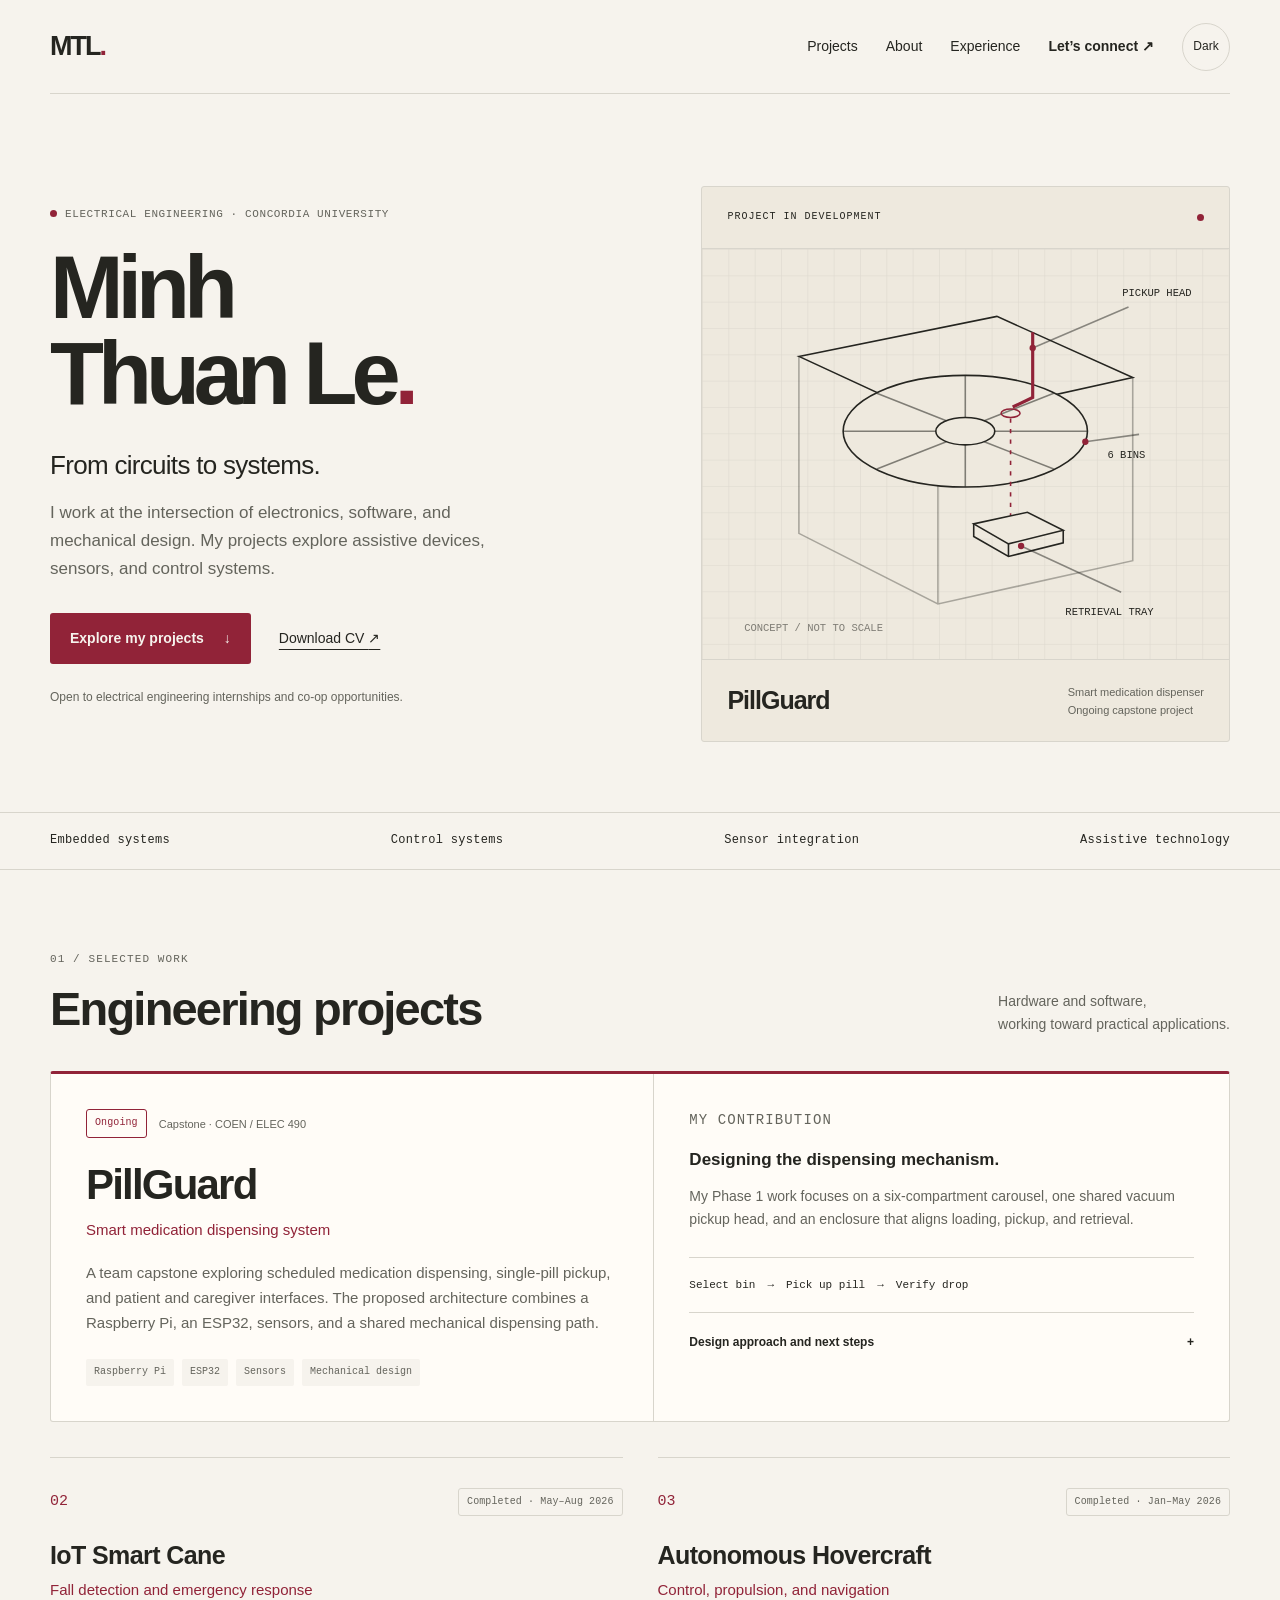
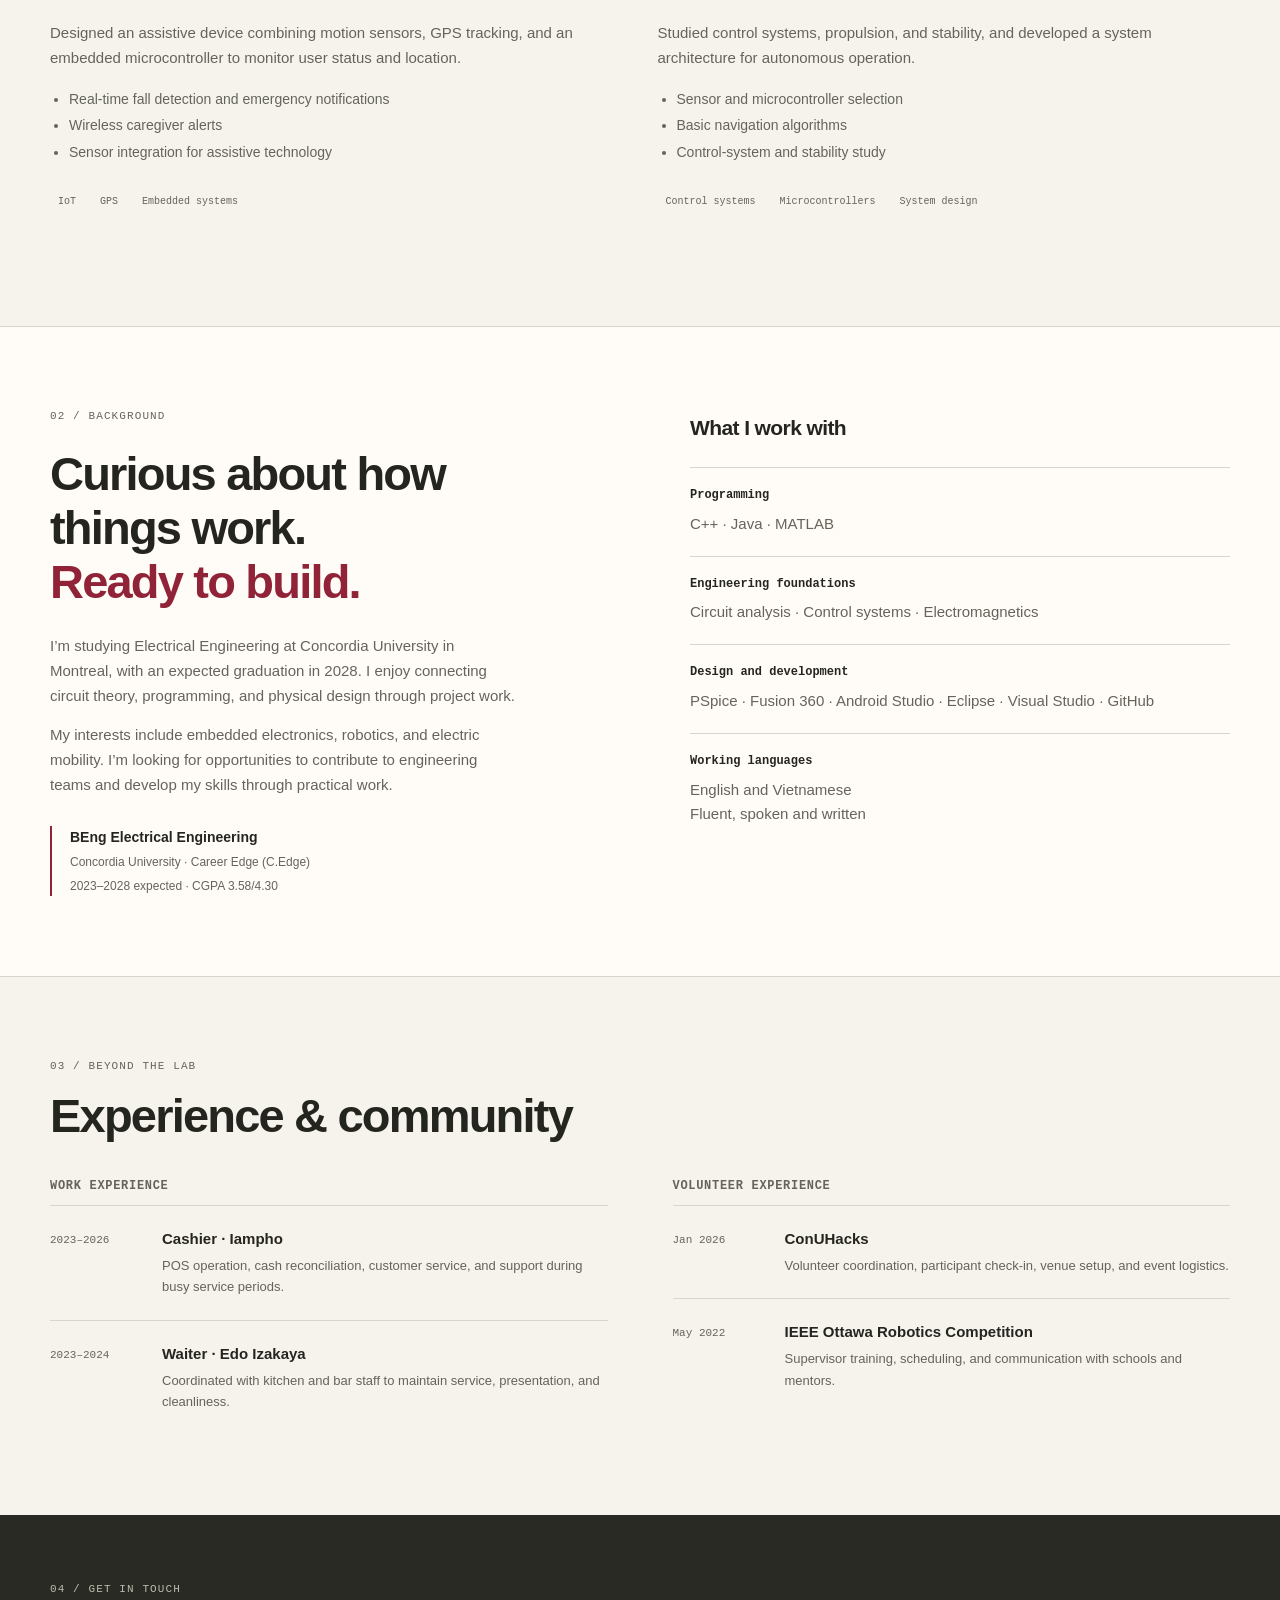
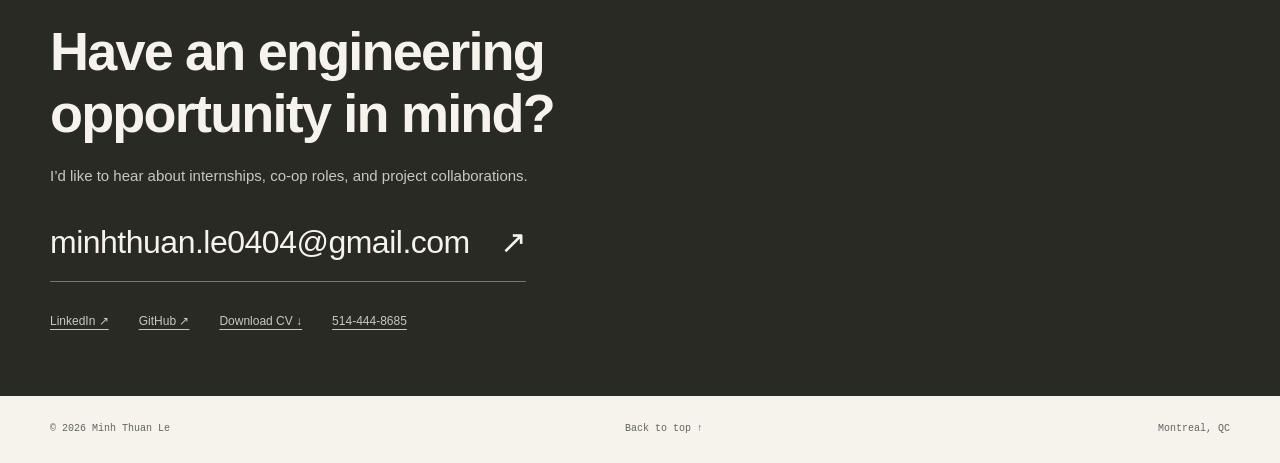
<file: index.html>
<!DOCTYPE html>
<html lang="en">
<head>
  <meta charset="UTF-8">
  <meta name="viewport" content="width=device-width, initial-scale=1">
  <meta name="description" content="Minh Thuan Le, electrical engineering student at Concordia University. Explore PillGuard, a smart cane, and autonomous hovercraft projects.">
  <meta name="theme-color" content="#f6f3ed">
  <title>Minh Thuan Le — Electrical Engineering</title>
  <link rel="stylesheet" href="style.css">
  <script defer src="script.js"></script>
</head>
<body>
<a class="skip-link" href="#main">Skip to content</a>
<header class="site-header wrap">
  <a class="logo" href="#home" aria-label="Minh Thuan Le home">MTL<span class="logo-dot">.</span></a>
  <nav aria-label="Main navigation"><a href="#projects">Projects</a><a href="#about">About</a><a href="#experience">Experience</a><a class="nav-contact" href="#contact">Let’s connect <span aria-hidden="true">↗</span></a></nav>
  <button class="theme-btn" id="themeToggle" aria-label="Switch to dark theme" aria-pressed="false">Dark</button>
</header>
<main id="main">
<section class="hero wrap" id="home">
  <div class="hero-copy">
    <p class="eyebrow"><span class="small-dot"></span> Electrical engineering · Concordia University</p>
    <h1>Minh<br>Thuan Le<span class="accent">.</span></h1>
    <p class="hero-intro">From circuits to systems.</p>
    <p class="hero-text">I work at the intersection of electronics, software, and mechanical design. My projects explore assistive devices, sensors, and control systems.</p>
    <div class="actions"><a class="btn primary" href="#projects">Explore my projects <span aria-hidden="true">↓</span></a><a class="text-link" href="assets/Minh_Thuan_Le_CV.pdf" download>Download CV <span aria-hidden="true">↗</span></a></div>
    <p class="availability">Open to electrical engineering internships and co-op opportunities.</p>
  </div>
  <div class="hero-visual" aria-label="Illustration of the PillGuard carousel dispensing concept">
    <div class="visual-top"><span>PROJECT IN DEVELOPMENT</span><span class="live-dot" aria-hidden="true"></span></div>
    <svg viewBox="0 0 500 390" role="img" aria-labelledby="diagramTitle diagramDesc">
      <title id="diagramTitle">PillGuard mechanical concept</title><desc id="diagramDesc">A six-compartment carousel and shared vacuum pickup head, with a retrieval tray below. This is a concept illustration, not a photograph of the prototype.</desc>
      <defs><pattern id="grid" width="25" height="25" patternUnits="userSpaceOnUse"><path d="M25 0H0V25" fill="none" stroke="currentColor" stroke-opacity=".09" stroke-width="1"/></pattern></defs>
      <rect width="500" height="390" fill="url(#grid)"/>
      <g fill="none" stroke="currentColor" stroke-width="1.5">
        <path d="M92 102L280 64L409 122L224 163Z"/><path d="M92 102V270L224 337L409 296V122M224 163V337" stroke-opacity=".35"/>
        <ellipse cx="250" cy="173" rx="116" ry="53" fill="var(--visual-bg)"/>
        <ellipse cx="250" cy="173" rx="28" ry="13"/>
        <path d="M250 120V160M250 186V226M134 173H222M278 173H366M166 137L232 163M268 183L334 209M166 209L232 183M268 163L334 137" stroke-opacity=".55"/>
        <path d="M314 79V141L295 150" stroke="var(--accent)" stroke-width="3"/>
        <ellipse cx="293" cy="156" rx="9" ry="4" stroke="var(--accent)"/>
        <path d="M293 161V254" stroke="var(--accent)" stroke-dasharray="4 6"/>
        <path d="M258 261L309 250L343 267L291 280Z" fill="var(--visual-bg)"/>
        <path d="M258 261V273L291 292L343 279V267M291 280V292"/>
        <path d="M364 183L415 176M314 94L405 55M303 282L398 326" stroke-opacity=".5"/>
      </g>
      <g fill="currentColor" font-family="monospace" font-size="10"><text x="399" y="45">PICKUP HEAD</text><text x="385" y="198">6 BINS</text><text x="345" y="348">RETRIEVAL TRAY</text><text x="40" y="363" opacity=".55">CONCEPT / NOT TO SCALE</text></g>
      <g fill="var(--accent)"><circle cx="314" cy="94" r="3"/><circle cx="364" cy="183" r="3"/><circle cx="303" cy="282" r="3"/></g>
    </svg>
    <div class="visual-bottom"><strong>PillGuard</strong><span>Smart medication dispenser<br>Ongoing capstone project</span></div>
  </div>
</section>
<div class="focus-strip"><div class="wrap"><span>Embedded systems</span><span>Control systems</span><span>Sensor integration</span><span>Assistive technology</span></div></div>
<section id="projects" class="section wrap">
  <div class="section-heading"><div><p class="eyebrow">01 / Selected work</p><h2>Engineering projects</h2></div><p>Hardware and software,<br>working toward practical applications.</p></div>
  <article class="featured-project">
    <div class="project-main"><p class="project-label"><span class="badge ongoing">Ongoing</span> Capstone · COEN / ELEC 490</p><h3>PillGuard</h3><p class="project-subtitle">Smart medication dispensing system</p><p>A team capstone exploring scheduled medication dispensing, single-pill pickup, and patient and caregiver interfaces. The proposed architecture combines a Raspberry Pi, an ESP32, sensors, and a shared mechanical dispensing path.</p><div class="tags"><span>Raspberry Pi</span><span>ESP32</span><span>Sensors</span><span>Mechanical design</span></div></div>
    <div class="project-notes"><p class="eyebrow">My contribution</p><h4>Designing the dispensing mechanism.</h4><p>My Phase 1 work focuses on a six-compartment carousel, one shared vacuum pickup head, and an enclosure that aligns loading, pickup, and retrieval.</p><div class="process" aria-label="Proposed dispensing sequence"><span>Select bin</span><span aria-hidden="true">→</span><span>Pick up pill</span><span aria-hidden="true">→</span><span>Verify drop</span></div><details><summary>Design approach and next steps <span aria-hidden="true">+</span></summary><p>The concept uses one pickup head for all six compartments. Planned prototype trials will check carousel alignment, single-pill pickup, transfer, and physical drop confirmation across representative pill shapes. These are design goals, rather than verified performance results.</p></details></div>
  </article>
  <div class="completed-grid">
    <article class="project"><div class="project-top"><span class="project-number">02</span><span class="badge">Completed · May–Aug 2026</span></div><h3>IoT Smart Cane</h3><p class="project-subtitle">Fall detection and emergency response</p><p>Designed an assistive device combining motion sensors, GPS tracking, and an embedded microcontroller to monitor user status and location.</p><ul><li>Real-time fall detection and emergency notifications</li><li>Wireless caregiver alerts</li><li>Sensor integration for assistive technology</li></ul><div class="tags"><span>IoT</span><span>GPS</span><span>Embedded systems</span></div></article>
    <article class="project"><div class="project-top"><span class="project-number">03</span><span class="badge">Completed · Jan–May 2026</span></div><h3>Autonomous Hovercraft</h3><p class="project-subtitle">Control, propulsion, and navigation</p><p>Studied control systems, propulsion, and stability, and developed a system architecture for autonomous operation.</p><ul><li>Sensor and microcontroller selection</li><li>Basic navigation algorithms</li><li>Control-system and stability study</li></ul><div class="tags"><span>Control systems</span><span>Microcontrollers</span><span>System design</span></div></article>
  </div>
</section>
<section id="about" class="section about-section"><div class="wrap about-grid"><div><p class="eyebrow">02 / Background</p><h2>Curious about how<br>things work.<br><span class="accent">Ready to build.</span></h2><p>I’m studying Electrical Engineering at Concordia University in Montreal, with an expected graduation in 2028. I enjoy connecting circuit theory, programming, and physical design through project work.</p><p>My interests include embedded electronics, robotics, and electric mobility. I’m looking for opportunities to contribute to engineering teams and develop my skills through practical work.</p><div class="education"><strong>BEng Electrical Engineering</strong><span>Concordia University · Career Edge (C.Edge)</span><span>2023–2028 expected · CGPA 3.58/4.30</span></div></div><div class="skills" id="skills"><h3>What I work with</h3><div><h4>Programming</h4><p>C++ · Java · MATLAB</p></div><div><h4>Engineering foundations</h4><p>Circuit analysis · Control systems · Electromagnetics</p></div><div><h4>Design and development</h4><p>PSpice · Fusion 360 · Android Studio · Eclipse · Visual Studio · GitHub</p></div><div><h4>Working languages</h4><p>English and Vietnamese<br>Fluent, spoken and written</p></div></div></div></section>
<section id="experience" class="section wrap"><div class="section-heading"><div><p class="eyebrow">03 / Beyond the lab</p><h2>Experience & community</h2></div></div><div class="experience-grid"><div><h3 class="column-heading">Work experience</h3><div class="experience-row"><span>2023–2026</span><div><h4>Cashier · Iampho</h4><p>POS operation, cash reconciliation, customer service, and support during busy service periods.</p></div></div><div class="experience-row"><span>2023–2024</span><div><h4>Waiter · Edo Izakaya</h4><p>Coordinated with kitchen and bar staff to maintain service, presentation, and cleanliness.</p></div></div></div><div><h3 class="column-heading">Volunteer experience</h3><div class="experience-row"><span>Jan 2026</span><div><h4>ConUHacks</h4><p>Volunteer coordination, participant check-in, venue setup, and event logistics.</p></div></div><div class="experience-row"><span>May 2022</span><div><h4>IEEE Ottawa Robotics Competition</h4><p>Supervisor training, scheduling, and communication with schools and mentors.</p></div></div></div></div></section>
<section id="contact" class="contact-section"><div class="wrap"><p class="eyebrow">04 / Get in touch</p><h2>Have an engineering<br>opportunity in mind?</h2><p>I’d like to hear about internships, co-op roles, and project collaborations.</p><a class="contact-email" href="mailto:minhthuan.le0404@gmail.com">minhthuan.le0404@gmail.com <span aria-hidden="true">↗</span></a><div class="contact-links"><a href="https://www.linkedin.com/in/minh-thuan-le/" target="_blank" rel="noopener noreferrer">LinkedIn ↗</a><a href="https://github.com/minhthuanle0904" target="_blank" rel="noopener noreferrer">GitHub ↗</a><a href="assets/Minh_Thuan_Le_CV.pdf" download>Download CV ↓</a><a href="tel:+15144448685">514-444-8685</a></div></div></section>
</main><footer class="wrap"><span>© 2026 Minh Thuan Le</span><a href="#home">Back to top ↑</a><span>Montreal, QC</span></footer>
</body>
</html>
</file>
<file: style.css>
:root{--bg:#f6f3ed;--surface:#fffcf7;--text:#252520;--muted:#64645c;--border:#d8d5cc;--accent:#912338;--visual-bg:#eee9de;--header:rgba(246,243,237,.94);--contact:#292a24;--contact-text:#f6f3ed;color-scheme:light}
body.dark{--bg:#171a17;--surface:#1f241f;--text:#f2efe7;--muted:#b7b9ac;--border:#3d443c;--accent:#ed9aa9;--visual-bg:#232b24;--header:rgba(23,26,23,.94);--contact:#202820;--contact-text:#f6f3ed;color-scheme:dark}
*{box-sizing:border-box}html{scroll-behavior:smooth;scroll-padding-top:100px}body{margin:0;background:var(--bg);color:var(--text);font-family:Arial,Helvetica,sans-serif;font-size:16px;line-height:1.65}a{color:inherit}button{font:inherit}a,button,summary{-webkit-tap-highlight-color:transparent}a:focus-visible,button:focus-visible,summary:focus-visible{outline:3px solid var(--accent);outline-offset:5px}.wrap{width:min(1200px,calc(100% - 100px));margin-inline:auto}.skip-link{position:absolute;top:-100px;left:20px;z-index:100;background:var(--surface);padding:12px}.skip-link:focus{top:12px}.site-header{display:flex;align-items:center;gap:28px;min-height:94px;border-bottom:1px solid var(--border)}.logo{font-size:27px;font-weight:800;letter-spacing:-2px;text-decoration:none;margin-right:auto}.logo-dot,.accent{color:var(--accent)}nav{display:flex;align-items:center;gap:28px}nav a{text-decoration:none;font-size:14px}nav a:hover,.text-link:hover{color:var(--accent)}.nav-contact{font-weight:700}.theme-btn{border:1px solid var(--border);background:transparent;border-radius:50%;width:48px;height:48px;font-size:12px;color:var(--text);cursor:pointer}.hero{display:grid;grid-template-columns:1.1fr 1fr;gap:70px;align-items:center;padding-block:76px 70px}.eyebrow{font-family:monospace;font-size:11px;letter-spacing:1.1px;text-transform:uppercase;margin:0 0 22px;color:var(--muted)}.hero .eyebrow{display:flex;align-items:center;gap:8px;letter-spacing:.6px}.small-dot,.live-dot{height:7px;width:7px;background:var(--accent);border-radius:50%;display:inline-block;flex-shrink:0}h1{font-size:clamp(58px,6.9vw,100px);line-height:.98;letter-spacing:-6px;margin:0 0 26px;font-weight:700}.hero-intro{font-size:26px;letter-spacing:-.7px;margin:0 0 12px}.hero-text{max-width:440px;color:var(--muted);font-size:17px;margin:0}.actions{display:flex;align-items:center;gap:28px;margin-top:30px}.btn{display:inline-flex;align-items:center;gap:20px;padding:14px 20px;text-decoration:none;font-size:14px;font-weight:700;border-radius:3px}.primary{background:var(--accent);color:var(--bg)}.primary:hover{filter:brightness(.9)}.text-link{font-size:14px;text-underline-offset:6px}.availability{font-size:12px;color:var(--muted);margin:24px 0 0;max-width:400px}.hero-visual{background:var(--visual-bg);border:1px solid var(--border);position:relative;margin-top:16px;border-radius:3px}.visual-top{display:flex;justify-content:space-between;align-items:center;padding:22px 25px;font-family:monospace;font-size:10px;letter-spacing:1px;border-bottom:1px solid var(--border)}.hero-visual svg{display:block;width:100%;height:auto;color:var(--text)}.visual-bottom{display:flex;justify-content:space-between;gap:20px;align-items:center;padding:20px 25px;border-top:1px solid var(--border)}.visual-bottom strong{font-size:25px;letter-spacing:-1px}.visual-bottom span{font-size:11px;color:var(--muted)}.focus-strip{border-block:1px solid var(--border)}.focus-strip .wrap{display:flex;justify-content:space-between;padding-block:18px;font-family:monospace;font-size:12px;letter-spacing:.3px}.section{padding-block:80px}.section-heading{display:flex;justify-content:space-between;align-items:end;margin-bottom:35px;gap:25px}.section-heading .eyebrow{margin-bottom:14px}h2{font-size:clamp(31px,3.8vw,47px);letter-spacing:-1.8px;line-height:1.15;margin:0}.section-heading>p{margin:0;color:var(--muted);font-size:14px}.featured-project{display:grid;grid-template-columns:1.05fr 1fr;background:var(--surface);border:1px solid var(--border);border-top:3px solid var(--accent);border-radius:3px}.project-main,.project-notes{padding:35px}.project-main{border-right:1px solid var(--border)}.project-label{display:flex;align-items:center;gap:12px;margin:0 0 22px;font-size:11px;color:var(--muted)}.badge{font-family:monospace;font-size:10px;letter-spacing:.1px;border:1px solid var(--border);border-radius:3px;padding:5px 8px;white-space:nowrap;color:var(--muted)}.badge.ongoing{border-color:var(--accent);color:var(--accent)}h3{font-size:25px;line-height:1.2;letter-spacing:-.6px;margin:0 0 8px}.featured-project h3{font-size:42px;letter-spacing:-1.8px}.project-subtitle{margin:0 0 18px!important;color:var(--accent)!important;font-size:14px}.project-main>p:not(.project-label),.project>p{color:var(--muted);font-size:15px}.tags{display:flex;gap:8px;flex-wrap:wrap;margin-top:24px}.tags span{font-family:monospace;font-size:10px;color:var(--muted);background:var(--bg);padding:5px 8px;border-radius:2px}.project-notes .eyebrow{margin-bottom:15px}h4{font-size:17px;line-height:1.4;margin:0 0 12px}.project-notes>p{font-size:14px;color:var(--muted)}.process{display:flex;align-items:center;gap:12px;font-family:monospace;font-size:11px;margin-top:25px;padding-block:18px;border-block:1px solid var(--border)}details{margin-top:20px}summary{cursor:pointer;font-size:12px;font-weight:700;display:flex;justify-content:space-between;gap:15px;list-style:none}summary::-webkit-details-marker{display:none}details[open] summary span{transform:rotate(45deg)}details p{font-size:13px;color:var(--muted);margin-bottom:0}.completed-grid{display:grid;grid-template-columns:1fr 1fr;gap:35px;margin-top:35px}.project{padding:30px 0;border-top:1px solid var(--border)}.project-top{display:flex;justify-content:space-between;align-items:center;gap:15px;margin-bottom:24px}.project-number{font-family:monospace;color:var(--accent);font-size:15px}.project ul{font-size:14px;color:var(--muted);padding-left:19px;line-height:1.9}.about-section{background:var(--surface);border-block:1px solid var(--border)}.about-grid{display:grid;grid-template-columns:1fr 1fr;gap:100px}.about-grid h2{margin-bottom:25px}.about-grid>div>p:not(.eyebrow){font-size:15px;color:var(--muted);max-width:470px}.education{display:flex;flex-direction:column;border-left:2px solid var(--accent);padding-left:18px;margin-top:28px;gap:4px}.education strong{font-size:14px}.education span{color:var(--muted);font-size:12px}.skills{padding-top:8px}.skills h3{margin-bottom:27px;font-size:21px}.skills>div{padding-block:19px;border-top:1px solid var(--border)}.skills h4{font-size:12px;font-family:monospace;margin:0 0 8px}.skills p{font-size:15px;color:var(--muted);margin:0}.experience-grid{display:grid;grid-template-columns:1fr 1fr;gap:65px}.column-heading{font-family:monospace;font-size:12px;letter-spacing:.7px;text-transform:uppercase;margin:0 0 12px;color:var(--muted)}.experience-row{display:grid;grid-template-columns:90px 1fr;gap:22px;padding-block:22px;border-top:1px solid var(--border)}.experience-row>span{font-family:monospace;font-size:11px;color:var(--muted);padding-top:3px}.experience-row h4{font-size:15px;margin-bottom:6px}.experience-row p{font-size:13px;color:var(--muted);margin:0}.contact-section{background:var(--contact);color:var(--contact-text);padding-block:65px}.contact-section .eyebrow{color:#babdad}.contact-section h2{font-size:clamp(32px,4.4vw,54px);margin-bottom:20px}.contact-section p:not(.eyebrow){color:#c8c9bd;font-size:15px}.contact-email{display:inline-flex;align-items:center;gap:30px;font-size:clamp(17px,2.8vw,32px);letter-spacing:-.5px;text-decoration:none;border-bottom:1px solid #75786b;padding-bottom:12px;margin-top:12px;overflow-wrap:anywhere}.contact-email:hover{border-color:var(--contact-text)}.contact-links{display:flex;gap:30px;margin-top:30px;flex-wrap:wrap}.contact-links a{color:#c8c9bd;font-size:12px;text-underline-offset:4px}footer{display:flex;justify-content:space-between;gap:20px;padding-block:25px;font-family:monospace;font-size:10px;color:var(--muted)}footer a{text-decoration:none}
@media(min-width:1600px){.hero{padding-block:100px}}
@media(max-width:1000px){.wrap{width:calc(100% - 60px)}.hero{gap:35px}h1{letter-spacing:-4px}.hero .eyebrow{font-size:10px}.actions{gap:18px}.about-grid{gap:50px}.project-main,.project-notes{padding:26px}.experience-grid{gap:35px}}
@media(max-width:720px){.wrap{width:calc(100% - 40px)}.site-header{min-height:80px;gap:15px;flex-wrap:wrap;padding-block:15px}.logo{font-size:24px}nav{gap:15px}nav a{font-size:12px}.nav-contact{display:none}.theme-btn{width:38px;height:38px;font-size:10px}.hero{grid-template-columns:1fr;padding-block:48px;gap:32px}h1{font-size:74px}.hero-visual{max-width:500px;width:100%;margin:0 auto}.hero-text{font-size:16px}.focus-strip .wrap{display:grid;grid-template-columns:1fr 1fr;gap:10px;font-size:10px}.section{padding-block:50px}.section-heading{align-items:start;flex-direction:column;gap:16px}.section-heading>p br{display:none}.featured-project,.completed-grid,.about-grid,.experience-grid{grid-template-columns:1fr}.project-main{border-right:0;border-bottom:1px solid var(--border)}.completed-grid{gap:0;margin-top:25px}.project{padding-block:26px}.about-grid{gap:35px}.experience-grid{gap:25px}.contact-section{padding-block:50px}.contact-email{gap:12px}.contact-links{gap:20px}footer{flex-wrap:wrap}footer>span:last-child{display:none}}
@media(max-width:380px){.wrap{width:calc(100% - 30px)}nav{gap:12px}.site-header{gap:10px}h1{font-size:65px}.actions{gap:16px}.btn{padding:12px 15px;font-size:12px}.text-link{font-size:12px}.badge{font-size:9px}.process{gap:8px;font-size:10px}}
@media(prefers-reduced-motion:reduce){html{scroll-behavior:auto}}
</file>
